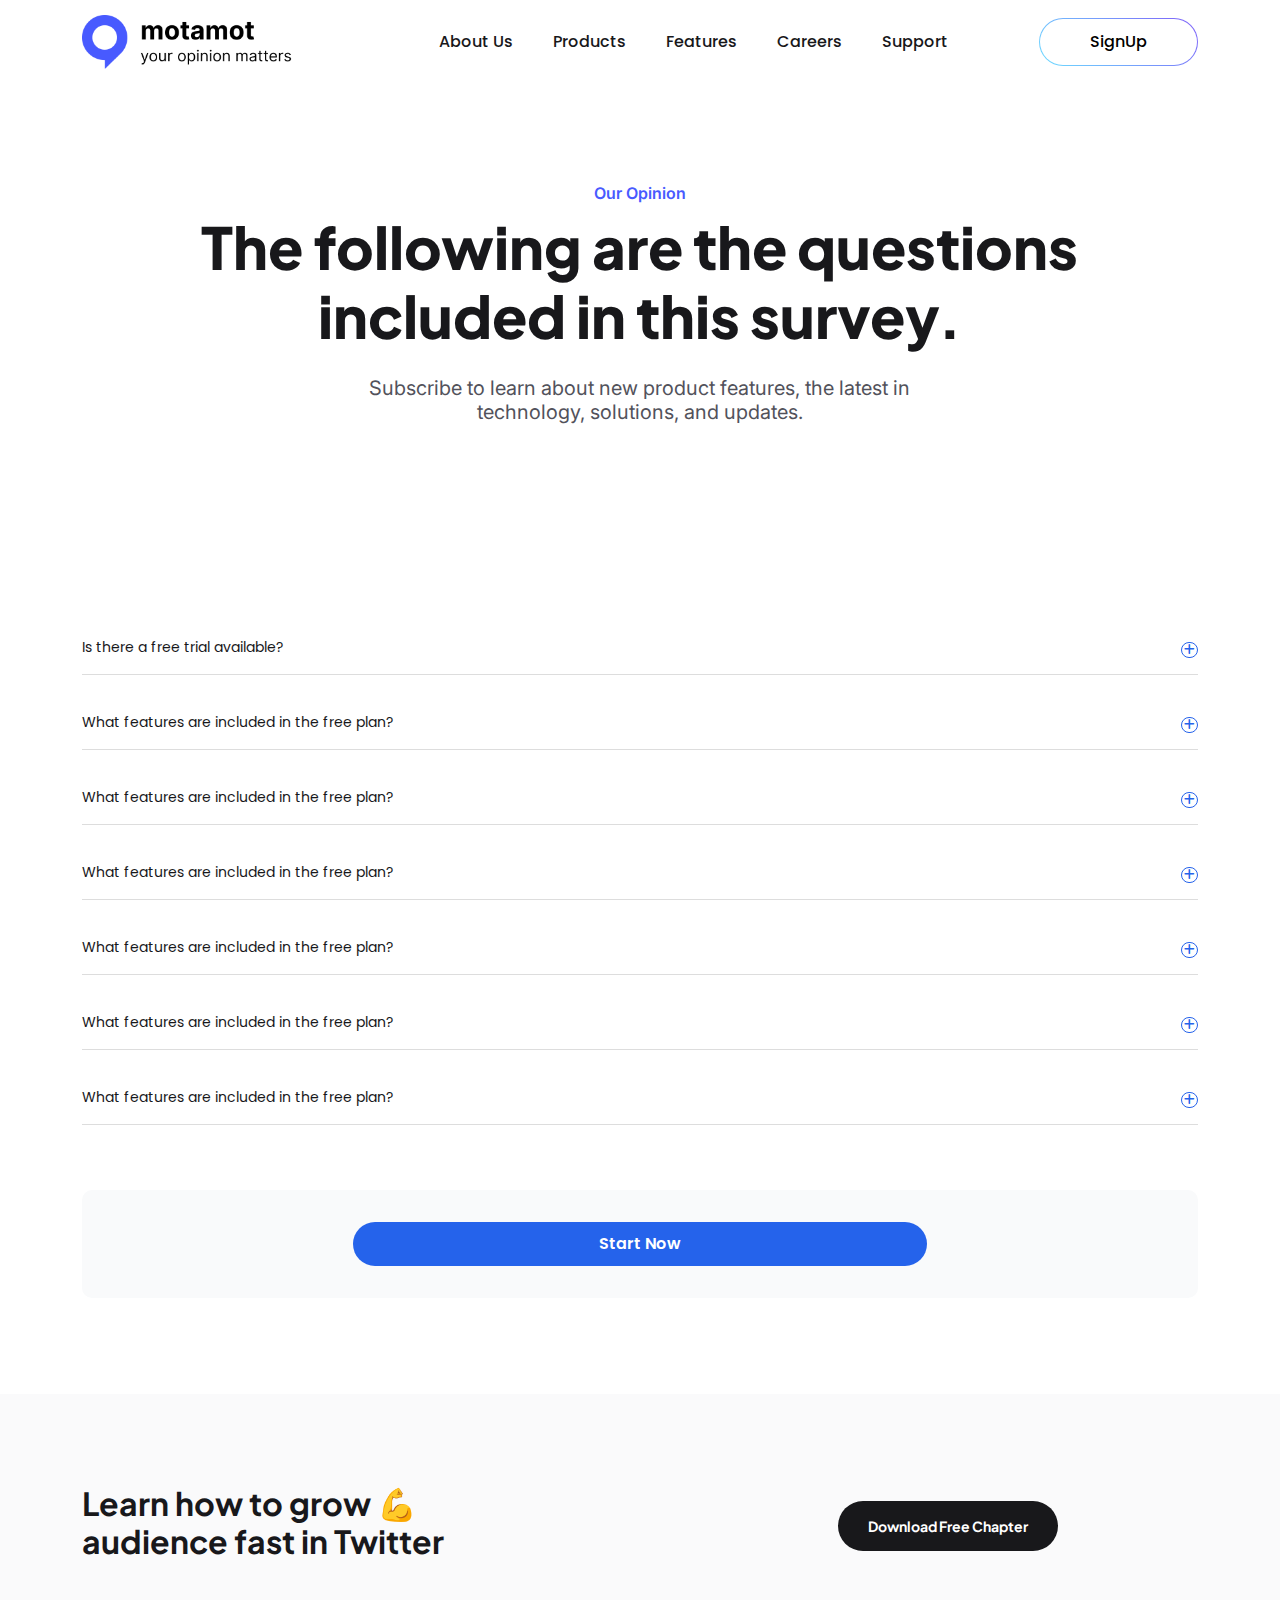
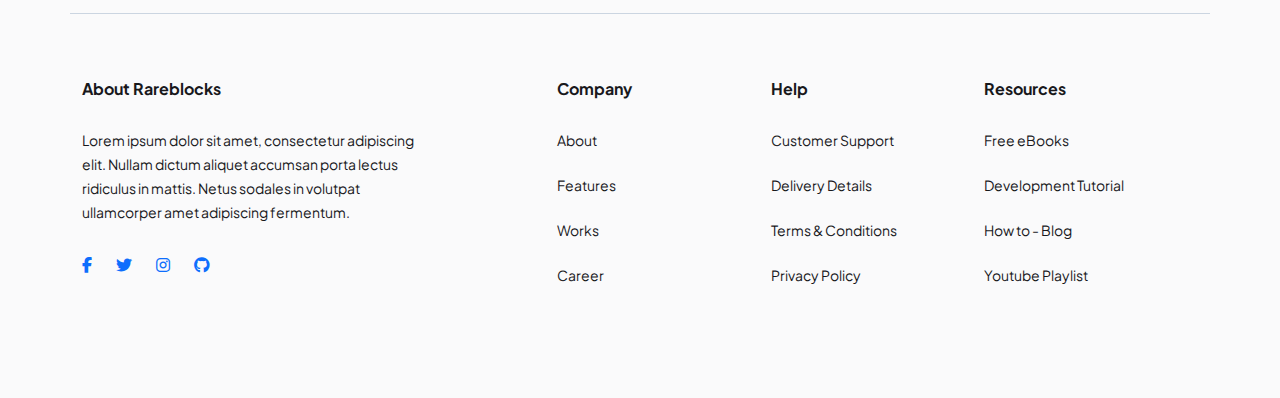
<file: Question-page.html>
<!DOCTYPE html>
<html lang="en">
  <head>
    <meta charset="UTF-8" />
    <meta name="viewport" content="width=device-width, initial-scale=1.0" />
    <title>Main Website Design !</title>

    <!-- Font Awesome -->
    <link
      rel="stylesheet"
      href="https://cdnjs.cloudflare.com/ajax/libs/font-awesome/6.5.0/css/all.min.css"
    />

    <!-- Stylesheets -->
    <link rel="stylesheet" href="assets/css/swiper-bundle.min.css" />
    <link rel="stylesheet" href="assets/css/bootstrap.min.css" />
    <link rel="stylesheet" href="assets/css/custom.css" />
    <link rel="stylesheet" href="assets/css/style.css" />
    <link rel="stylesheet" href="assets/css/responsive.css" />

    <!-- Google Fonts -->
    <link rel="preconnect" href="https://fonts.googleapis.com" />
    <link rel="preconnect" href="https://fonts.gstatic.com" crossorigin />
    <link
      href="https://fonts.googleapis.com/css2?family=Poppins:wght@400;500;600&family=Raleway:wght@400;500;600&display=swap"
      rel="stylesheet"
    />
  </head>
  <body>
    <!--Navigation Section Start-->
    <section>
      <div class="navigation">
        <div class="container">
          <div class="nav-menu">
            <div class="logo">
              <a href="/index.html"><img src="assets/img/1.png" alt="" /></a>
            </div>
            <div class="nav-bar">
              <div class="nav-content">
                <ul>
                  <li>
                    <a href="http://127.0.0.1:5500/Question-page.html"
                      >About Us</a
                    >
                  </li>
                  <li>
                    <a href="http://127.0.0.1:5500/survey.html">Products</a>
                  </li>
                  <li><a href="#">Features</a></li>
                  <li><a href="#">Careers</a></li>
                  <li><a href="#">Support</a></li>
                </ul>
              </div>
              <div class="nav-btn">
                <button>SignUp</button>
              </div>
              <div class="menu"><i class="fa-solid fa-bars"></i></div>
            </div>
          </div>
        </div>
      </div>
    </section>
    <!--Navigation Section Close-->

    <!--Hero Section Start-->
    <section>
      <div class="question">
        <div class="container">
          <div class="question-wrapper text-center">
            <h3>Our Opinion</h3>
            <h1>The following are the questions included in this survey.</h1>
            <p>
              Subscribe to learn about new product features, the latest in
              technology, solutions, and updates.
            </p>
          </div>
        </div>
      </div>
    </section>
    <!--Hero Section Close-->

    <!--Question Section Start-->
    <section>
      <div class="question-content">
        <div class="container">
          <div class="faq-item">
            <div class="question-header">
              <p>Is there a free trial available?</p>
              <button class="toggle-btn">
                <i class="fa-solid fa-plus"></i>
              </button>
            </div>
            <div class="answer-content">
              Yes, you can try us for free for 30 days. We’ll provide you with a
              free, personalized 30-minute onboarding call to get you up and
              running as soon as possible.
            </div>
          </div>
          <div class="faq-item">
            <div class="question-header">
              <p>What features are included in the free plan?</p>
              <button class="toggle-btn">
                <i class="fa-solid fa-plus"></i>
              </button>
            </div>
            <div class="answer-content">
              The free plan includes access to core features, limited storage,
              and basic customer support.
            </div>
          </div>
          <div class="faq-item">
            <div class="question-header">
              <p>What features are included in the free plan?</p>
              <button class="toggle-btn">
                <i class="fa-solid fa-plus"></i>
              </button>
            </div>
            <div class="answer-content">
              The free plan includes access to core features, limited storage,
              and basic customer support.
            </div>
          </div>
          <div class="faq-item">
            <div class="question-header">
              <p>What features are included in the free plan?</p>
              <button class="toggle-btn">
                <i class="fa-solid fa-plus"></i>
              </button>
            </div>
            <div class="answer-content">
              The free plan includes access to core features, limited storage,
              and basic customer support.
            </div>
          </div>
          <div class="faq-item">
            <div class="question-header">
              <p>What features are included in the free plan?</p>
              <button class="toggle-btn">
                <i class="fa-solid fa-plus"></i>
              </button>
            </div>
            <div class="answer-content">
              The free plan includes access to core features, limited storage,
              and basic customer support.
            </div>
          </div>
          <div class="faq-item">
            <div class="question-header">
              <p>What features are included in the free plan?</p>
              <button class="toggle-btn">
                <i class="fa-solid fa-plus"></i>
              </button>
            </div>
            <div class="answer-content">
              The free plan includes access to core features, limited storage,
              and basic customer support.
            </div>
          </div>
          <div class="faq-item">
            <div class="question-header">
              <p>What features are included in the free plan?</p>
              <button class="toggle-btn">
                <i class="fa-solid fa-plus"></i>
              </button>
            </div>
            <div class="answer-content">
              The free plan includes access to core features, limited storage,
              and basic customer support.
            </div>
          </div>
          <div class="start-btn"><button>Start Now</button></div>
        </div>
      </div>
    </section>
    <!--Question Section Close-->

    <!--footer Section Start-->
    <section>
      <div class="footer">
        <div class="container">
          <div class="footer-title row">
            <div class="footer-title-content col-md-6">
              <h1>Learn how to grow 💪<br />audience fast in Twitter</h1>
            </div>
            <div class="footer-title-btn col-md-6">
              <button>Download Free Chapter</button>
            </div>
          </div>
          <div class="footer-content row">
            <div class="col-md-5">
              <div class="content-title">
                <h3>About Rareblocks</h3>
                <p>
                  Lorem ipsum dolor sit amet, consectetur adipiscing elit.
                  Nullam dictum aliquet accumsan porta lectus ridiculus in
                  mattis. Netus sodales in volutpat ullamcorper amet adipiscing
                  fermentum.
                </p>
                <div class="social-media">
                  <a href="#"
                    ><i class="social-medi fa-brands fa-facebook-f"></i
                  ></a>
                  <a href="#"
                    ><i class="social-medi fa-brands fa-twitter"></i
                  ></a>
                  <a href="#"
                    ><i class="social-medi fa-brands fa-instagram"></i
                  ></a>
                  <a href="#"
                    ><i class="social-medi fa-brands fa-github"></i
                  ></a>
                </div>
              </div>
            </div>
            <div class="col-md-7 row">
              <div class="col-sm-4">
                <div class="content-title">
                  <h3>Company</h3>
                  <ul>
                    <li class="footer-link"><a href="#">About</a></li>
                    <li class="footer-link"><a href="#">Features</a></li>
                    <li class="footer-link"><a href="#">Works</a></li>
                    <li class="footer-link"><a href="#">Career </a></li>
                  </ul>
                </div>
              </div>
              <div class="col-sm-4">
                <div class="content-title">
                  <h3>Help</h3>
                  <ul>
                    <li class="footer-link">
                      <a href="#">Customer Support</a>
                    </li>
                    <li class="footer-link">
                      <a href="#">Delivery Details</a>
                    </li>
                    <li class="footer-link">
                      <a href="#">Terms & Conditions</a>
                    </li>
                    <li class="footer-link"><a href="#">Privacy Policy</a></li>
                  </ul>
                </div>
              </div>
              <div class="col-sm-4">
                <div class="content-title">
                  <h3>Resources</h3>
                  <ul>
                    <li class="footer-link"><a href="#">Free eBooks</a></li>
                    <li class="footer-link">
                      <a href="#">Development Tutorial</a>
                    </li>
                    <li class="footer-link"><a href="#">How to - Blog</a></li>
                    <li class="footer-link">
                      <a href="#">Youtube Playlist </a>
                    </li>
                  </ul>
                </div>
              </div>
            </div>
          </div>
        </div>
      </div>
    </section>
    <!--footer Section Close-->

    <!-- jQuery -->
    <script src="https://code.jquery.com/jquery-3.6.0.min.js"></script>

    <!-- Toggle Script -->
  </body>
</html>
</file>
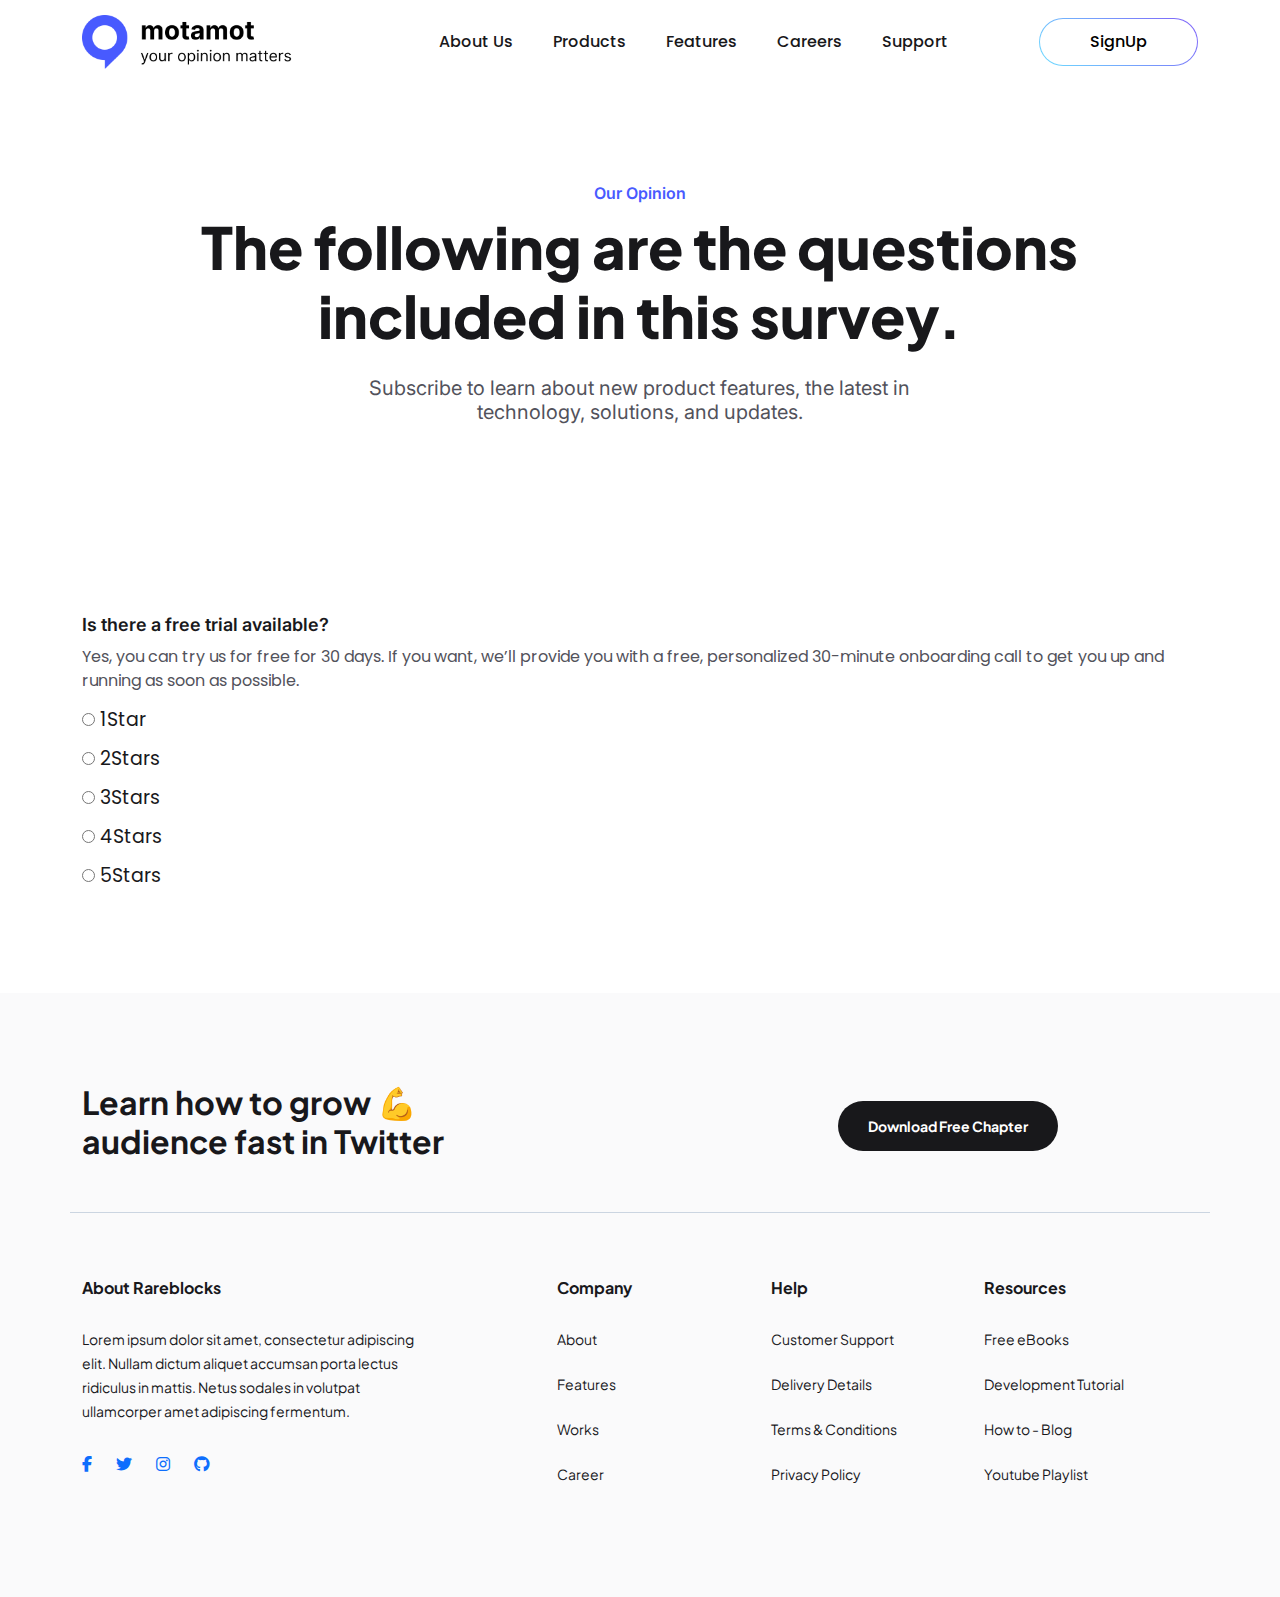
<file: survey.html>
<!DOCTYPE html>
<html lang="en">
  <head>
    <meta charset="UTF-8" />
    <meta name="viewport" content="width=device-width, initial-scale=1.0" />
    <title>Main Website Design !</title>

    <!-- Font Awesome -->
    <link
      rel="stylesheet"
      href="https://cdnjs.cloudflare.com/ajax/libs/font-awesome/6.5.0/css/all.min.css"
    />

    <!-- Stylesheets -->
    <link rel="stylesheet" href="assets/css/swiper-bundle.min.css" />
    <link rel="stylesheet" href="assets/css/bootstrap.min.css" />
    <link rel="stylesheet" href="assets/css/custom.css" />
    <link rel="stylesheet" href="assets/css/style.css" />
    <link rel="stylesheet" href="assets/css/responsive.css" />

    <!-- Google Fonts -->
    <link rel="preconnect" href="https://fonts.googleapis.com" />
    <link rel="preconnect" href="https://fonts.gstatic.com" crossorigin />
    <link
      href="https://fonts.googleapis.com/css2?family=Poppins:wght@400;500;600&family=Raleway:wght@400;500;600&display=swap"
      rel="stylesheet"
    />
  </head>
  <body>
    <!--Navigation Section Start-->
    <section>
      <div class="navigation">
        <div class="container">
          <div class="nav-menu">
            <div class="logo">
              <a href="http://127.0.0.1:5500/index.html"
                ><img src="assets/img/1.png" alt=""
              /></a>
            </div>
            <div class="nav-bar">
              <div class="nav-content">
                <ul>
                  <li>
                    <a href="http://127.0.0.1:5500/Question-page.html"
                      >About Us</a
                    >
                  </li>
                  <li>
                    <a href="http://127.0.0.1:5500/survey.html">Products</a>
                  </li>
                  <li><a href="#">Features</a></li>
                  <li><a href="#">Careers</a></li>
                  <li><a href="#">Support</a></li>
                </ul>
              </div>
              <div class="nav-btn">
                <button>SignUp</button>
              </div>
              <div class="menu"><i class="fa-solid fa-bars"></i></div>
            </div>
          </div>
        </div>
      </div>
    </section>
    <!--Navigation Section Close-->

    <!--Hero Section Start-->
    <section>
      <div class="question">
        <div class="container">
          <div class="question-wrapper text-center">
            <h3>Our Opinion</h3>
            <h1>The following are the questions included in this survey.</h1>
            <p>
              Subscribe to learn about new product features, the latest in
              technology, solutions, and updates.
            </p>
          </div>
        </div>
      </div>
    </section>
    <!--Hero Section Close-->

    <!--Question Section Start-->
    <section>
      <div class="survey">
        <div class="container">
          <div class="survey-wrapper">
            <div class="survey-content">
              <h4>Is there a free trial available?</h4>
              <p>
                Yes, you can try us for free for 30 days. If you want, we’ll
                provide you with a free, personalized 30-minute onboarding call
                to get you up and running as soon as possible.
              </p>
            </div>
            <div class="survay-ratting">
              <form action="/action_page.php">
                <label class="radio-btn"
                  ><input type="radio" name="star" value="2star" /> 1Star</label
                >
                <label class="radio-btn"
                  ><input type="radio" name="star" value="2star" />
                  2Stars</label
                >
                <label class="radio-btn"
                  ><input type="radio" name="star" value="2star" />
                  3Stars</label
                >
                <label class="radio-btn"
                  ><input type="radio" name="star" value="2star" />
                  4Stars</label
                >
                <label class="radio-btn"
                  ><input type="radio" name="star" value="2star" />
                  5Stars</label
                >
              </form>
            </div>
          </div>
        </div>
      </div>
    </section>
    <!--Question Section Close-->

    <!--footer Section Start-->
    <section>
      <div class="footer">
        <div class="container">
          <div class="footer-title row">
            <div class="footer-title-content col-md-6">
              <h1>Learn how to grow 💪<br />audience fast in Twitter</h1>
            </div>
            <div class="footer-title-btn col-md-6">
              <button>Download Free Chapter</button>
            </div>
          </div>
          <div class="footer-content row">
            <div class="col-md-5">
              <div class="content-title">
                <h3>About Rareblocks</h3>
                <p>
                  Lorem ipsum dolor sit amet, consectetur adipiscing elit.
                  Nullam dictum aliquet accumsan porta lectus ridiculus in
                  mattis. Netus sodales in volutpat ullamcorper amet adipiscing
                  fermentum.
                </p>
                <div class="social-media">
                  <a href="#"
                    ><i class="social-medi fa-brands fa-facebook-f"></i
                  ></a>
                  <a href="#"
                    ><i class="social-medi fa-brands fa-twitter"></i
                  ></a>
                  <a href="#"
                    ><i class="social-medi fa-brands fa-instagram"></i
                  ></a>
                  <a href="#"
                    ><i class="social-medi fa-brands fa-github"></i
                  ></a>
                </div>
              </div>
            </div>
            <div class="col-md-7 row">
              <div class="col-sm-4">
                <div class="content-title">
                  <h3>Company</h3>
                  <ul>
                    <li class="footer-link"><a href="#">About</a></li>
                    <li class="footer-link"><a href="#">Features</a></li>
                    <li class="footer-link"><a href="#">Works</a></li>
                    <li class="footer-link"><a href="#">Career </a></li>
                  </ul>
                </div>
              </div>
              <div class="col-sm-4">
                <div class="content-title">
                  <h3>Help</h3>
                  <ul>
                    <li class="footer-link">
                      <a href="#">Customer Support</a>
                    </li>
                    <li class="footer-link">
                      <a href="#">Delivery Details</a>
                    </li>
                    <li class="footer-link">
                      <a href="#">Terms & Conditions</a>
                    </li>
                    <li class="footer-link"><a href="#">Privacy Policy</a></li>
                  </ul>
                </div>
              </div>
              <div class="col-sm-4">
                <div class="content-title">
                  <h3>Resources</h3>
                  <ul>
                    <li class="footer-link"><a href="#">Free eBooks</a></li>
                    <li class="footer-link">
                      <a href="#">Development Tutorial</a>
                    </li>
                    <li class="footer-link"><a href="#">How to - Blog</a></li>
                    <li class="footer-link">
                      <a href="#">Youtube Playlist </a>
                    </li>
                  </ul>
                </div>
              </div>
            </div>
          </div>
        </div>
      </div>
    </section>
    <!--footer Section Close-->

    <!-- jQuery -->
    <script src="https://code.jquery.com/jquery-3.6.0.min.js"></script>

    <!-- Toggle Script -->
    <script>
      $(document).ready(function () {
        $(".toggle-btn").click(function () {
          var answer = $(this).closest(".faq-item").find(".answer-content");
          var icon = $(this).find("i");

          answer.slideToggle(); // smooth show/hide

          if (icon.hasClass("fa-plus")) {
            icon.removeClass("fa-plus").addClass("fa-minus");
          } else {
            icon.removeClass("fa-minus").addClass("fa-plus");
          }
        });
      });
    </script>
  </body>
</html>
</file>
<file: assets/css/custom.css>
@import url("https://fonts.googleapis.com/css2?family=Inter:ital,opsz,wght@0,14..32,100..900;1,14..32,100..900&family=Plus+Jakarta+Sans:ital,wght@0,200..800;1,200..800&family=Poppins:ital,wght@0,100;0,200;0,300;0,400;0,500;0,600;0,700;0,800;0,900;1,100;1,200;1,300;1,400;1,500;1,600;1,700;1,800;1,900&display=swap");

* {
  padding: 0;
  margin: 0;
  outline: none;
  box-sizing: border-box;
}

:root {
  --plus: "Plus Jakarta Sans", sans-serif;
  --poppins: "Poppins", sans-serif;
  --inter: "inter", sans-serif;

  --main-color: #2563eb;
  --graycolor: #52525b;
  --black: #18181b;
  --white: #fff;
  --titlecolor: #090914;
  --gradient: linear-gradient(45deg, #6ddcff, #7f60f9);
}

img {
  width: 100%;
}

body {
  font-size: 16px;
  line-height: 150%;
  font-family: var(--poppins);
  color: var(--black);
}

p {
  margin: 0;
  padding: 0;
}

a {
  text-decoration: none;
}

button {
  outline: none;
}

ul,
li,
ol {
  list-style: none;
  padding: 0;
  margin: 0;
}

.section-title h1,
.counter h2 {
  font-size: 52px;
  font-family: var(--poppins);
  text-align: center;
  color: var(--titlecolor);
  font-weight: 600;
  margin-bottom: 70px;
}
</file>
<file: assets/css/style.css>
/*-----------Navigation Start---------*/
.nav-menu {
  display: grid;
  grid-template-columns: 1fr 4fr;
  justify-content: space-between;
  align-items: center;
  padding: 15px 0;
}

.nav-bar {
  display: flex;
  justify-content: flex-end;
  align-items: center;
  gap: 20px;
}

.nav-content ul {
  display: flex;
  align-items: center;
  gap: 40px;
}

.nav-content ul li a:hover {
  color: var(--main-color);
}

.nav-content ul li a::before {
  content: "";
  position: absolute;
  width: 0;
  height: 2px;
  left: 0;
  bottom: -3px;
  background: var(--gradient);
  transition: width 0.4s;
}

.nav-content ul li a:hover:before {
  width: 100%;
}

.nav-content ul li a {
  color: var(--black);
  font-weight: 500;
  position: relative;
  transition: 1s;
}

.nav-btn {
  padding: 1px 1px;
  border-radius: 108px;
  background: var(--gradient);
  border-image-slice: 1;
  border: none;
  margin-left: 8%;
}

.nav-btn button {
  background-color: var(--white);
  padding: 11px 50px;
  border-radius: 100px;
  border: none;
  font-weight: 500;
  transition: 1s;
}

.nav-btn button:hover {
  background-color: var(--gradient);
  color: var(--white);
  transform: scale(1.1);
}

.menu {
  font-size: 30px;
  display: none;
}

/*-----------Navigation Close---------*/
/*-----------Navigation Close---------*/

.hero {
  background-image: url(../img/2.png);
  background-repeat: no-repeat;
  background-size: cover;
  background-position: center;
  padding: 50px 0 70px 0;
}

.hero-wrapper {
  align-items: center;
}

.hero-title h1 {
  font-size: 58px;
  font-weight: 900;
  font-family: var(--plus);
}

.col-md-7.hero-content {
  padding: 0 50px;
}

.hero-para p {
  color: var(--graycolor);
  margin: 42px 0 64px 0;
  width: 75%;
}

.custom-btn button {
  padding: 2% 11.5%;
  border-radius: 100px;
  background: var(--main-color);
  border: none;
  color: var(--white);
  font-weight: 500;
  font-family: var(--plus);
  transition: 1s;
}

.custom-btn button:hover {
  background: var(--gradient);
  transform: scale();
}

.review p {
  color: #0c0c0d;
  font-size: 18px;
}

.review-staricon i {
  background: var(--gradient);
  font-size: 15px;
  -webkit-background-clip: text;
  -webkit-text-fill-color: transparent;
}

.logo-list {
  margin-top: 96px;
  position: relative;
}

.review {
  margin-top: 55px;
}

/*-----------Navigation Close---------*/
.count-wrapper {
  width: 78%;
  display: block;
  margin: auto;
  padding: 100px 0;
}

.counter h2 {
  margin-bottom: 20px;
}

.counter p {
  color: var(--graycolor);
  font-weight: 600;
  text-align: center;
}

.counter p span {
  font-size: 14px;
  font-weight: 400;
}

.talk-btn button {
  padding: 2% 4.5%;
  border-radius: 100px;
  background: var(--main-color);
  border: none;
  color: var(--white);
  font-weight: 500;
  font-family: var(--plus);
  transition: 1s;
  display: block;
  margin: auto;
}

.talk-btn button:hover {
  background: var(--gradient);
  transform: scale();
}

.border-view:before {
  content: "";
  position: absolute;
  width: 100%;
  height: 1px;
  left: 0;
  bottom: -25%;
  background: #e4e4e7;
}

.border-line {
  position: relative;
  margin: 50px 0 100px 0;
}

/*-----------Navigation Close---------*/
.section-title h6 {
  color: var(--main-color);
  margin-bottom: 26px;
}
.col-6.content {
  display: flex;
  gap: 6%;
  padding-right: 3%;
}

i.icon.fa-solid.fa-check {
  border: 2px solid var(--main-color);
  border-radius: 100px;
  padding: 3px 4px;
  color: var(--main-color);
  font-size: 14px;
}
.col-md-7.content-side {
  padding-right: 8%;
}
.chose-content.row {
  margin-top: 143px;
}
.chose {
  padding: 116px 0;
}
.chose-image {
  padding: 8%;
}
.title {
  text-align: left !important;
}

.sales {
  padding: 140px 0;
}
.section-title h5 {
  color: #64748b;
  font-weight: 500;
  margin-bottom: 25px;
}
p.saler span {
  color: #64748b;
  font-size: 13px;
  font-weight: 500;
  margin-left: 15px;
}
p.saler {
  font-size: 14px;
  font-weight: 600;
  margin: 20px 0px 60px 0;
}
.case-study button {
  color: var(--main-color);
  font-weight: 600;
  border: none;
  background: white;
}
i.fa-solid.fa-arrow-up {
  rotate: 45deg;
  margin-left: 9px;
}

.sales-wrapper.row {
  align-items: center;
}
.sales-img {
  padding-right: 5%;
}
.sales-content {
  padding-left: 5%;
  position: relative;
}
.case-study:before {
  content: "";
  background: #cbd5e1;
  position: absolute;
  bottom: 53px;
  width: 95%;
  height: 1px;
  right: 0;
}

.footer-title {
  justify-content: space-between;
  align-items: center;
  margin-bottom: 110px;
  position: relative;
}
.footer {
  padding: 90px 0;
  background: #fafafb;
}

.footer-title-content h1 {
  font-size: 32px;
  font-family: var(--plus);
  font-weight: 700;
}
.footer-title-btn button {
  padding: 13px 30px;
  border: none;
  border-radius: 100px;
  background: var(--black);
  color: white;
  font-size: 14px;
  font-weight: 700;
  font-family: var(--plus);
  margin-left: 34%;
}
.content-title h3 {
  font-family: var(--plus);
  font-weight: 700;
  font-size: 16px;
  margin-bottom: 30px;
}
.content-title p {
  width: 77%;
  font-family: var(--plus);
  font-size: 14px;
  margin-bottom: 30px;
}
li.footer-link a {
  color: var(--black);
  font-size: 14px;
  font-family: var(--plus);
  margin-bottom: 20px;
}
li.footer-link {
  margin-bottom: 20px;
}
.footer-title:before {
  content: "";
  width: 100%;
  height: 1px;
  bottom: -45px;
  left: 0;
  background: #cbd5e1;
  position: absolute;
}
i.social-medi {
  margin-right: 20px;
}

/*--------Question Page Start------------*/

.question-wrapper h3 {
  color: #485aff;
  font-size: 16px;
  font-weight: 600;
}

.question-wrapper {
  text-align: center;
  font-family: var(--inter);
}
.question {
  padding: 100px 0;
}

.question-wrapper h1 {
  font-size: 58px;
  font-weight: 900;
  font-family: var(--plus);
  width: 80%;
  display: block;
  margin: auto;
  margin-bottom: 25px;
}
.question-wrapper p {
  font-size: 20px;
  color: var(--graycolor);
  width: 55%;
  display: block;
  margin: auto;
}
.question-content {
  padding: 96px 0;
}
i.fa-solid.fa-plus,
.fa-minus {
  border: 1px solid var(--main-color);
  color: var(--main-color);
  border-radius: 100px;
  padding: 1px 2px;
  font-size: 12px;
}

.faq-item {
  margin-bottom: 20px;
  border-bottom: 1px solid #ddd;
  padding: 15px 0;
}
.faq-item:last-child {
  border-bottom: none;
  font-size: 50px;
}
.question-header {
  display: flex;
  justify-content: space-between;
  align-items: center;
  cursor: pointer;
}

.toggle-btn {
  background: none;
  border: none;
  font-size: 20px;
  cursor: pointer;
}

.answer-content {
  margin-top: 10px;
  display: none;
}
.start-btn button {
  display: block;
  margin: auto;
  padding: 10px 22%;
  border-radius: 100px;
  border: none;
  background: var(--main-color);
  color: var(--white);
  font-weight: 600;
}
.start-btn {
  background: #f9fafb;
  padding: 32px 0;
  border-radius: 10px;
  margin-top: 65px;
}

.question-header p {
  font-size: 14px;
}

.answer-content {
  font-size: 14px;
  text-align: left;
}

.radio-btn {
  display: block;
  margin: 15px 0;
  font-size: 19px;
}
.survey-content h4 {
  font-size: 18px;
  font-family: var(--inter);
  font-weight: 600;
}

.survey-content p {
  color: var(--graycolor);
  margin: 10px 0;
}
.survey {
  text-align: left;
  padding: 90px 0;
}
.jbutton button {
  display: block;
  margin: 10% 45%;
  padding: 20px 50px;
}
p.para1 {
}

p.para1 {
  display: block;
  margin: auto;
}
.logo-list img {
  position: absolute;
}
</file>
<file: assets/css/responsive.css>
@media screen and (max-width: 1400px) {
}

/* Scree Size 1200 Section Close============================================================================================================ */

@media screen and (max-width: 1200px) {
  .nav-content ul {
    gap: 25px;
  }

  .hero-title h1 {
    font-size: 43px;
  }

  .hero-para p {
    width: 85%;
  }

  .section-title h1,
  .counter h2 {
    font-size: 48px;
  }

  .count-wrapper {
    width: 92%;
    padding: 80px 0;
  }
  .col-md-7.content-side {
    padding-right: 1%;
  }
  .chose-content.row {
    margin-top: 57px;
  }
  .chose {
    padding: 100px 0;
  }
  .chose-image {
    padding: 2% 0 2% 2%;
  }
  .question-wrapper h1 {
    font-size: 50px;
  }
  .survey {
    padding: 70px 0;
  }
}

/* Scree Size 992 Section Close============================================================================================================ */

@media screen and (max-width: 992px) {
  .nav-content {
    display: none;
  }
  .menu {
    display: block;
  }

  .nav-btn {
    display: none;
  }
  .nav-btn button {
    padding: 8px 32px;
  }

  .hero-title h1 {
    font-size: 30px;
  }

  .hero-para p {
    width: 100%;
    margin: 30px 0 50px 0;
  }

  .section-title h1,
  .counter h2 {
    font-size: 38px;
    margin-bottom: 23px;
  }

  .count-wrapper {
    width: 100%;
    padding: 60px 0;
  }

  .border-line {
    margin: 40px 0 80px 0;
  }
  .col-md-7.content-side {
    padding-right: 0%;
  }
  .chose-content.row {
    margin-top: 40px;
  }
  .chose {
    padding: 80px 0;
  }
  .chose-image {
    padding: 4% 0 4% 4%;
  }
  .footer {
    padding: 60px 0;
  }
  .footer-title-content h1 {
    font-size: 28px;
  }
  .question {
    padding: 60px 0;
  }
  .question-wrapper h1 {
    font-size: 40px;
  }
  .question-wrapper p {
    font-size: 16px;
    width: 74%;
  }
  .question-content {
    padding: 70px 0;
  }
  .survey {
    padding: 50px 0;
  }
}

@media screen and (max-width: 768px) {
  .custom-btn button {
    display: block;
    margin: auto;
  }

  body {
    text-align: center;
  }

  .hero-wrapper {
    gap: 70px;
  }

  .logo-list {
    margin-top: 46px;
  }

  .section-title h1,
  .counter h2 {
    font-size: 29px;
    margin-bottom: 15px;
  }

  .count-wrapper {
    padding: 20px 0;
  }

  .border-line {
    margin: 40px 0 65px 0;
  }

  .border-view:before {
    bottom: -20%;
  }
  .title {
    text-align: center !important;
  }
  .col-md-7.content-side {
    padding-right: 8%;
  }
  .chose-content.row {
    margin-top: 70px;
  }
  .chose {
    padding: 30px 0;
  }
  .chose-image {
    padding: 8% 8% 8% 8%;
  }
  .sales-wrapper.row {
    gap: 50px;
  }
  .sales {
    padding: 40px 0;
  }
  .footer-title-content h1 {
    font-size: 28px;
    margin-bottom: 30px;
  }
  .footer-title-btn button {
    margin-left: 0;
  }
  .content-title p {
    width: 100%;
    text-align: center;
  }
  .footer-title {
    margin-bottom: 70px;
  }
  .footer-title:before {
    bottom: -35px;
  }
  .social-media {
    margin-bottom: 40px;
  }
  .question {
    padding: 50px 0;
  }
  .question-wrapper h1 {
    font-size: 25px;
  }
  .question-wrapper p {
    font-size: 14px;
    width: 100%;
  }
  .start-btn {
    padding: 22px 0;
    margin-top: 45px;
  }
  .survey {
    padding: 30px 0;
  }
}

/* Scree Size 576 Section Close============================================================================================================ */

@media screen and (max-width: 576px) {
  .hero {
    padding: 30px 0 30px 0;
  }

  .section-title h1,
  .counter h2 {
    font-size: 22px;
    margin-bottom: 13px;
  }

  .border-line {
    margin: 40px 0 50px 0;
  }
  .border-view:before {
    bottom: -8%;
  }
  .chose-content.row {
    margin-top: 50px;
  }
  .chose {
    padding: 20px 0;
  }
  .sales {
    padding: 20px 0;
  }
  .footer-title-content h1 {
    font-size: 25px;
  }
  .content-title {
    margin-bottom: 35px;
  }
  .content-title h3 {
    margin-bottom: 15px;
  }
  li.footer-link {
    margin-bottom: 5px;
  }
  .question {
    padding: 40px 0;
  }
  .question-wrapper h1 {
    font-size: 26px;
    width: 100%;
  }
}
</file>
